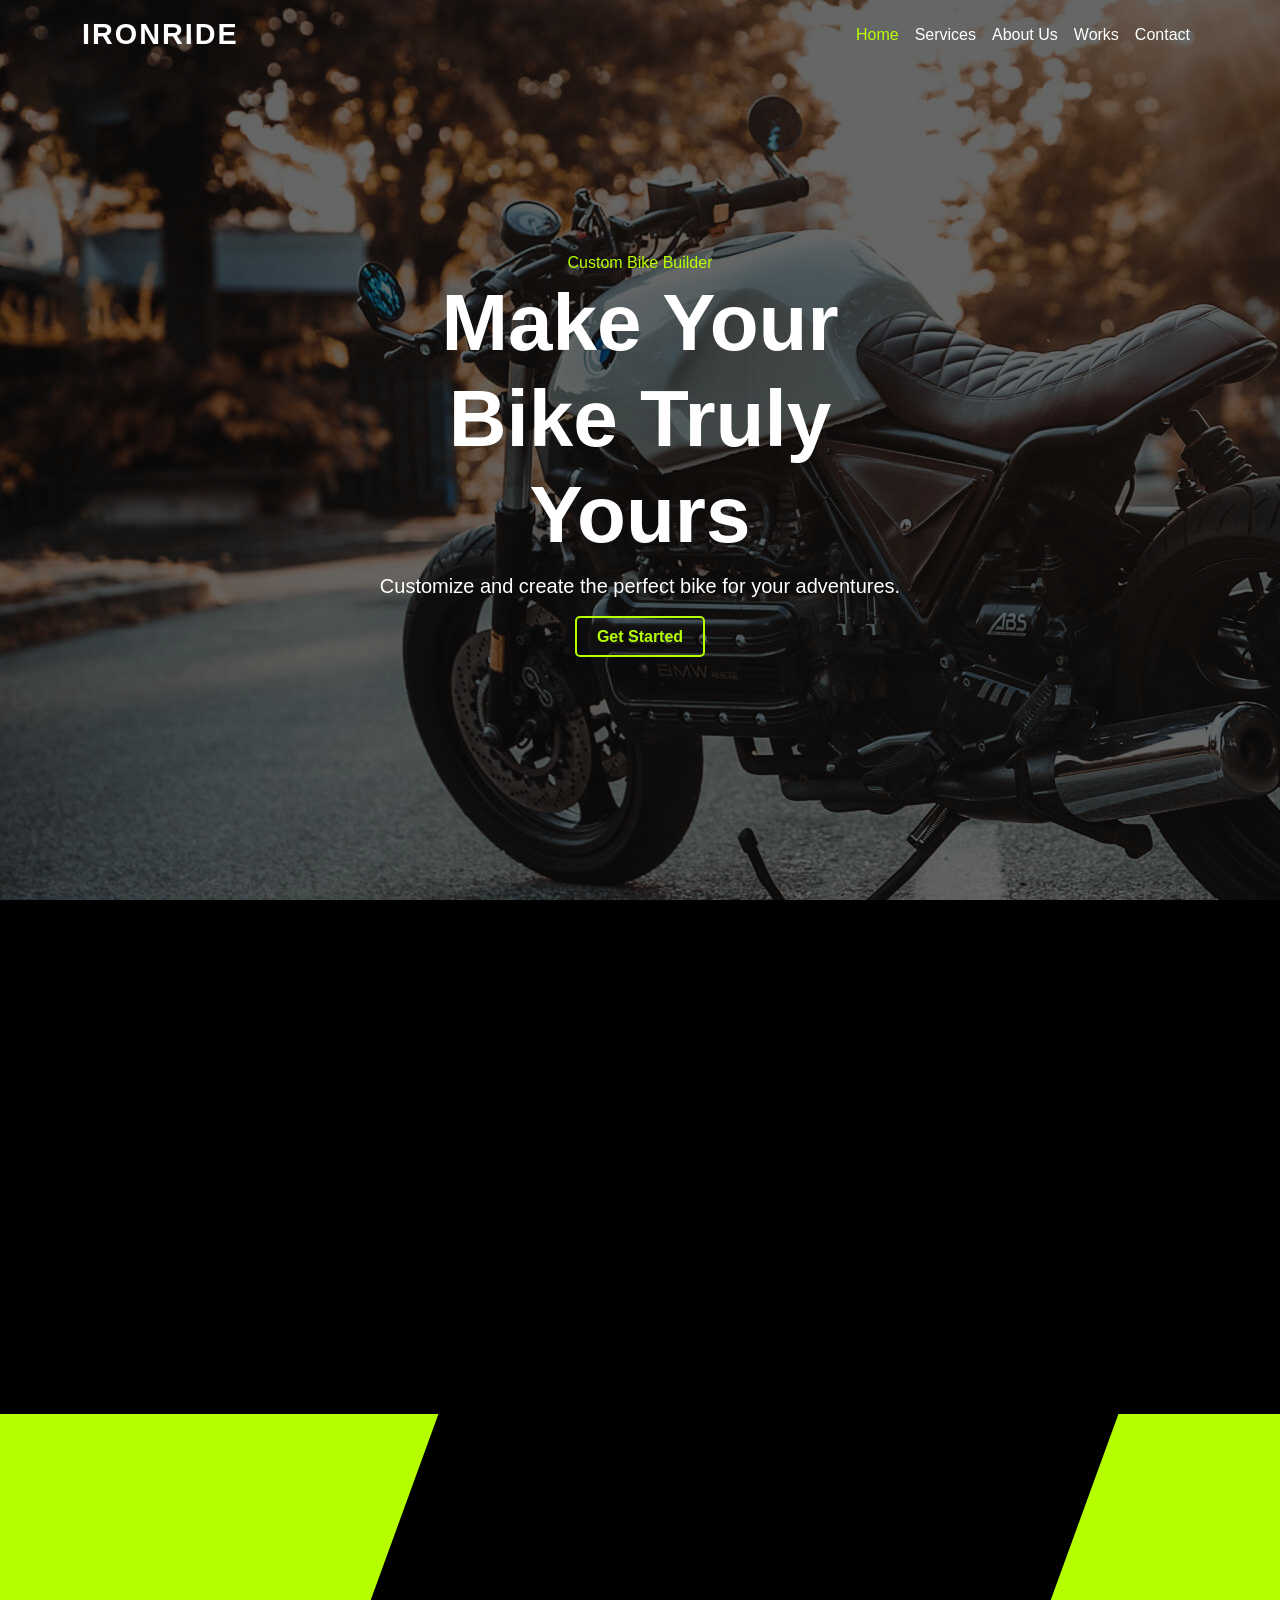
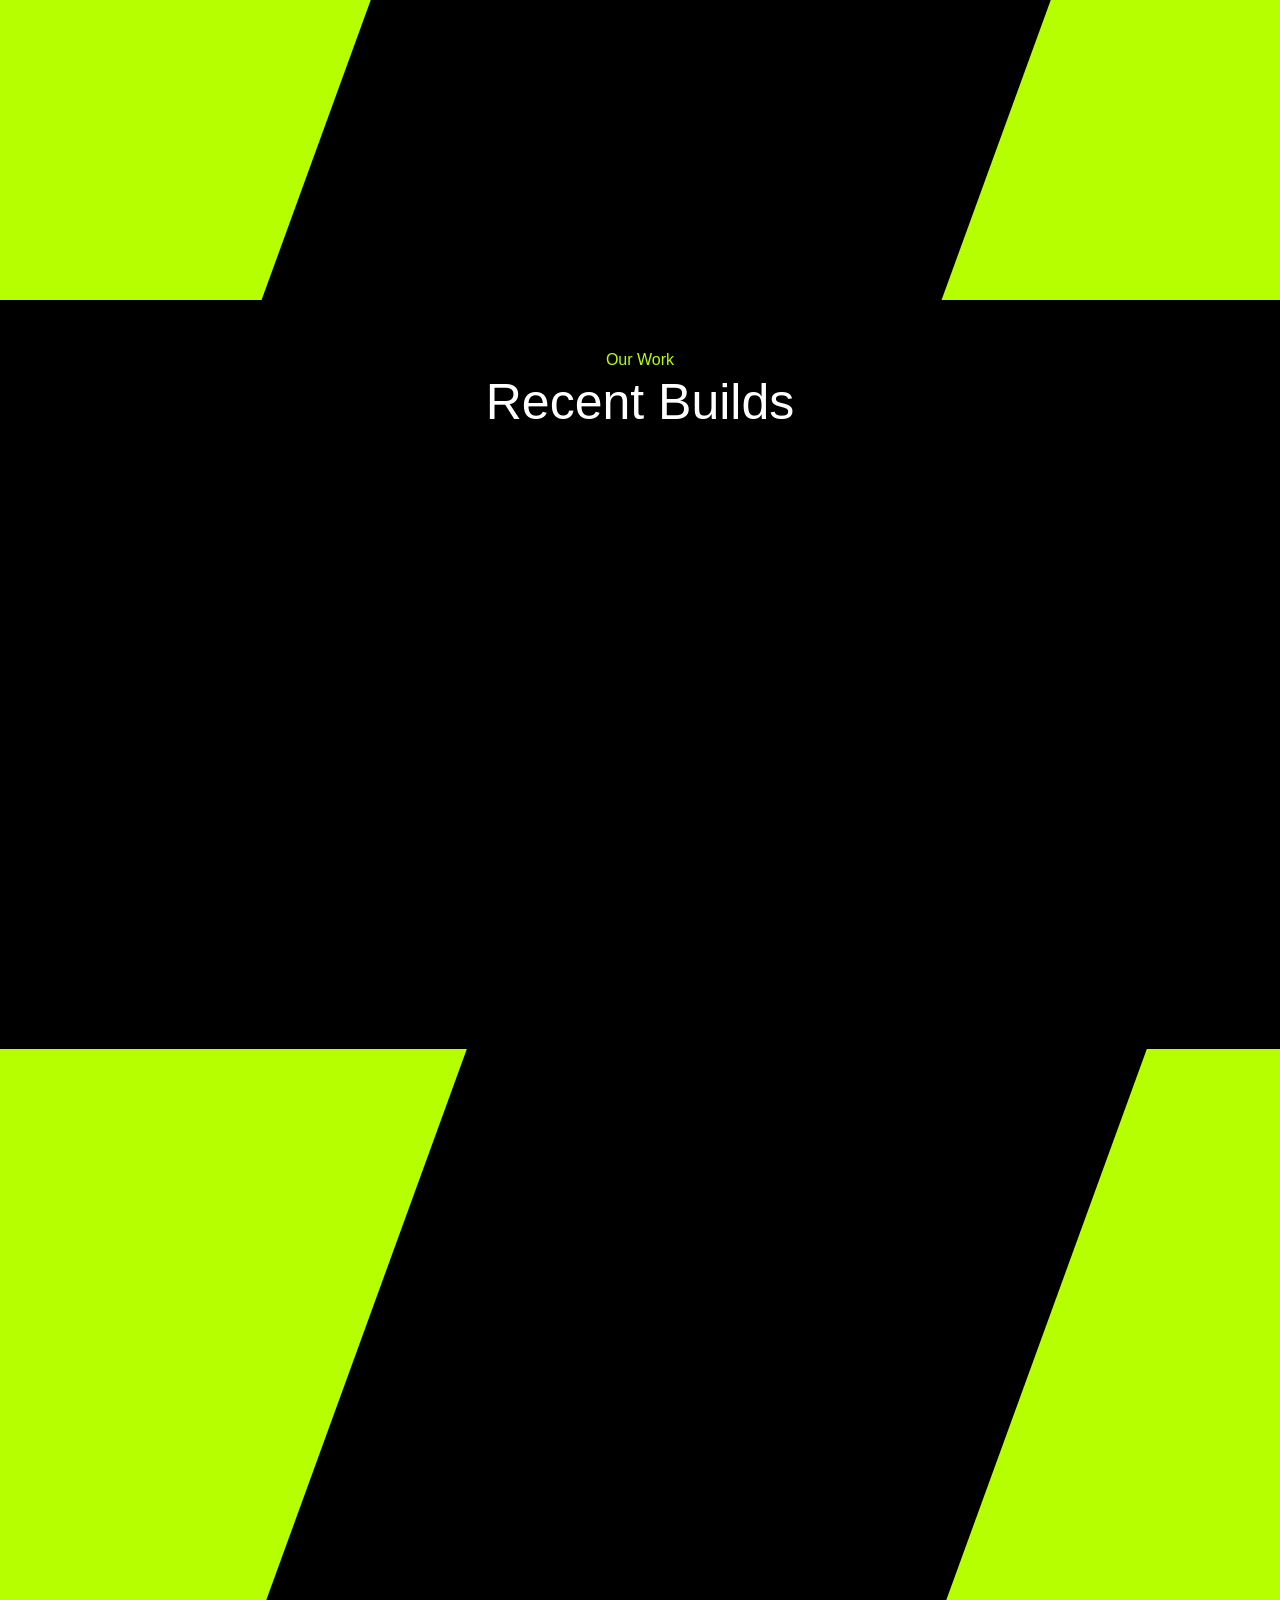
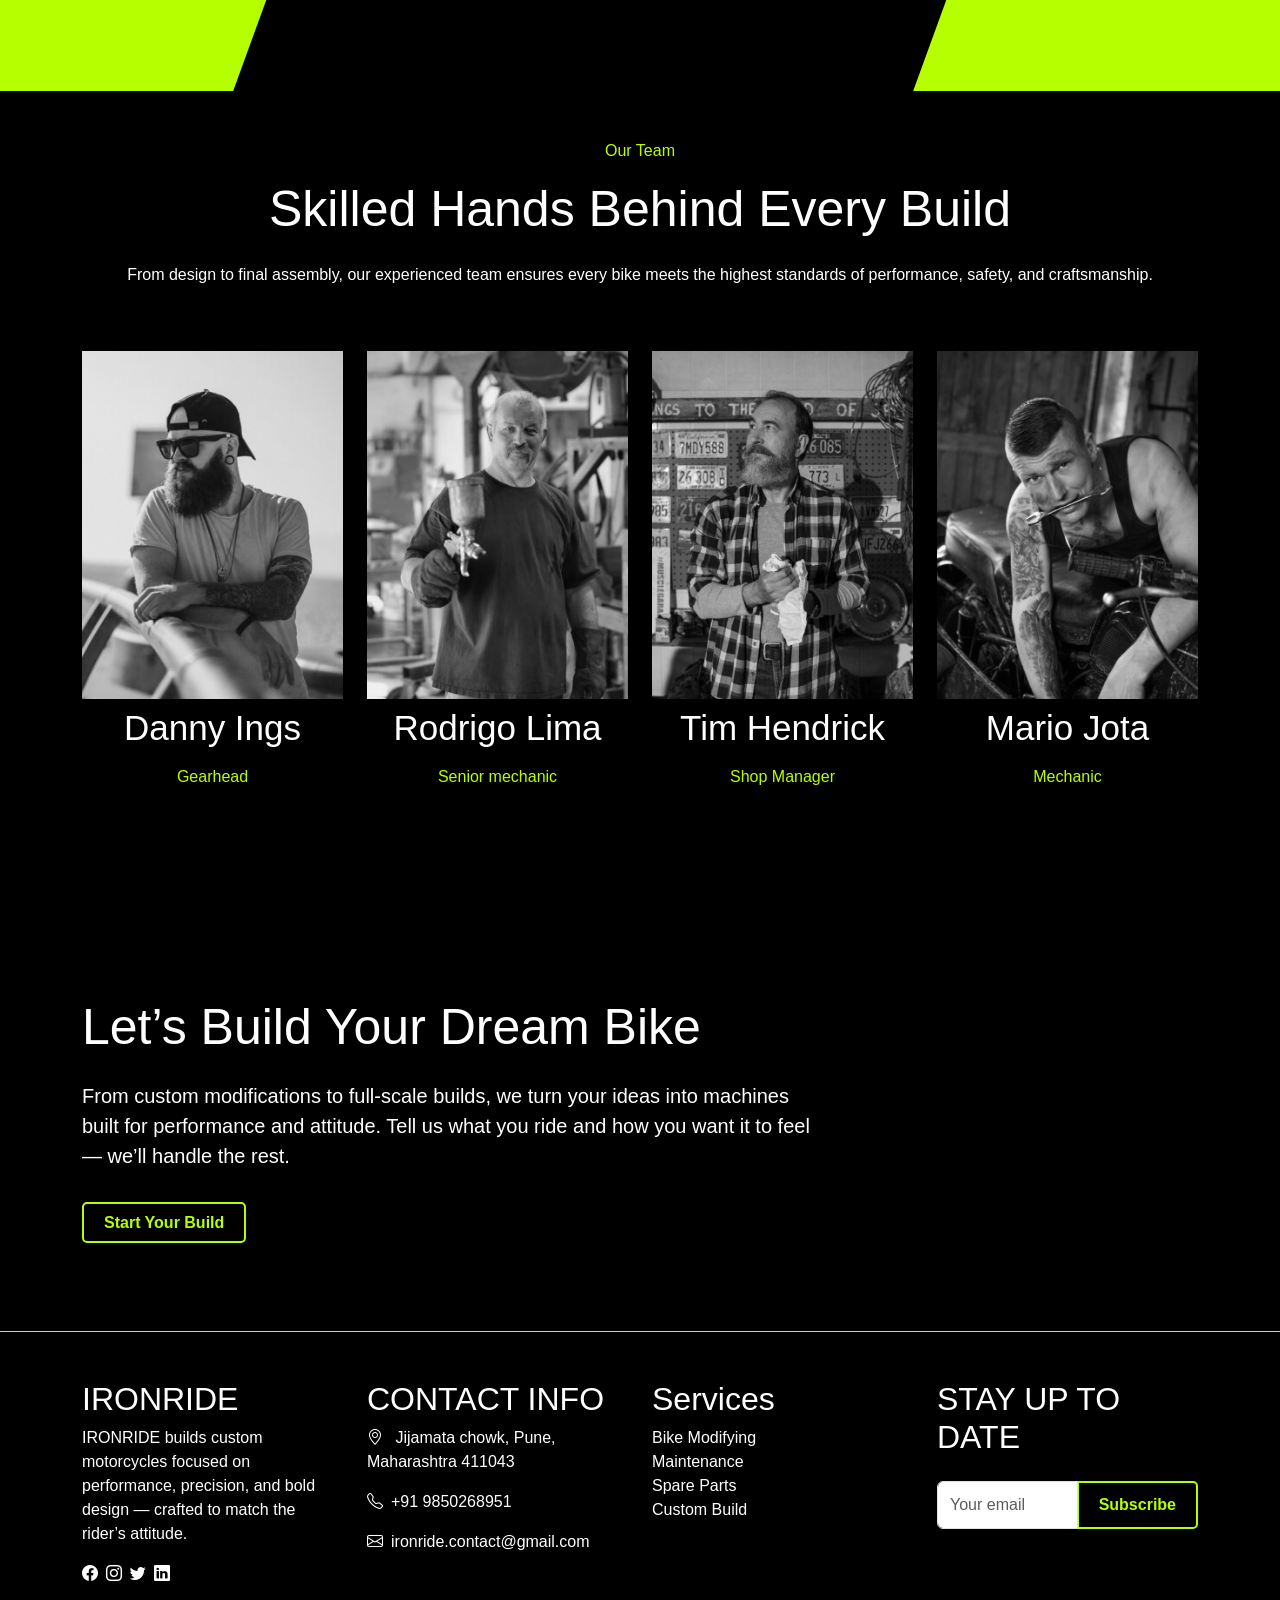
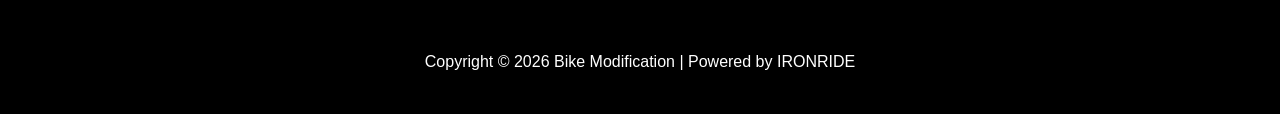
<file: index.html>
<!DOCTYPE html>
<html lang="en">

<head>
    <meta charset="UTF-8">
    <meta name="viewport" content="width=device-width, initial-scale=1.0">
    <title>IRONRIDE</title>
    <link rel="stylesheet" href="https://cdn.jsdelivr.net/npm/bootstrap@5.3.8/dist/css/bootstrap.min.css">
    <link rel="stylesheet" href="https://cdn.jsdelivr.net/npm/bootstrap-icons@1.13.1/font/bootstrap-icons.min.css">
    <link rel="icon" href="./images/illustration/S image.jpeg" type="image/x-icon">
    <link href="https://unpkg.com/aos@2.3.1/dist/aos.css" rel="stylesheet">


    <link rel="stylesheet" href="./css/style.css">
</head>

<body>
    <header class="header container-fluid">

        <nav class="navbar fixed-top navbar-expand-lg">
            <div class="container">
                <a href="./index.html" class="navbar-brand fw-bold text-white">IRONRIDE</a>
                <button class="navbar-toggler border-0" data-bs-toggle="collapse" data-bs-target="#navigationList"
                    type="button">
                    <i class="bi bi-list text-white" style="font-size: larger;"></i>
                </button>

                <div class="collapse navbar-collapse" id="navigationList">
                    <ul class="navbar-nav ms-auto">
                        <li class="nav-item"><a class="nav-link active" href="index.html">Home</a></li>
                        <li class="nav-item"><a class="nav-link" href="./services.html">Services</a></li>
                        <li class="nav-item"><a class="nav-link" href="./about.html">About Us</a></li>
                        <li class="nav-item"><a class="nav-link" href="./works.html">Works</a></li>
                        <li class="nav-item"><a class="nav-link" href="./contact.html">Contact</a></li>

                    </ul>
                </div>
            </div>
        </nav>

    </header>
    <main>
        <!--Home Hero Section -->
        <section class="hero-section d-flex align-items-center">
            <div class="container text-center" data-aos="fade-up">
                <div class="row">
                    <div class="col-lg-6 mx-auto">
                        <span class="span-elements">Custom Bike Builder</span>
                        <h1 class="fw-bold hero-heading">Make Your Bike Truly Yours</h1>
                        <p class="lead mb-4 description">Customize and create the perfect bike for your adventures.</p>
                        <a href="#" class="buttons d-inline">Get Started</a>
                    </div>
                </div>
            </div>
        </section>

        <!-- Story section -->

        <section class="container-fluid py-5">
            <section class="container">
                <div class="row">
                    <div class="col-lg-6 my-auto" data-aos="fade-right">
                        <span class="span-elements">Custom Bike Builder</span>
                        <h2 class="headings">How It All Started</h2>
                        <p class="description">What started as a small garage project quickly turned into a full-scale
                            passion for building
                            unique machines. Fueled by long nights, grease-stained hands, and an obsession for
                            perfection, our journey began with one simple goal — to build bikes that stand out on the
                            road.</p>
                        <p class="description">We don’t believe in shortcuts or mass production. Each bike is treated as
                            a personal project
                            — engineered, tested, and finished with precision. For us, bike modification isn’t just work
                            — it’s a way of life.</p>
                        <a href="./about.html" class="span-elements">Read more<i class="bi bi-caret-right-fill"></i></a>
                    </div>
                    <div class="col-lg-6 p-5" data-aos="fade-left">
                        <img src="./images/illustration/storyImage.jpg" alt="story_img" class="img-fluid">
                    </div>
                </div>
            </section>
        </section>

        <!-- Feature section -->
        <section class="feature-section container-fluid">
            <section class="container py-5">
                <div class="row">
                    <div class="bike col-md-6" data-aos="fade-right">
                        <img src="./images/illustration/bike1.png" alt="Bike Illustration" class="img-fluid">

                    </div>
                    <div class="features col-md-6" data-aos="fade-left">
                        <span class="span-elements">What We Do</span>
                        <h2 class="headings py-2">We Build Custom Bike</h2>
                        <p class="description">We design and build custom motorcycles that combine performance upgrades
                            with
                            aggressive styling and flawless craftsmanship.</p>
                        <ul class="p-0 pb-3 description">
                            <li class="f-content"><i class="bi bi-caret-right-fill list-icons pb-2"></i>Performance tuning & upgrades</li>
                            <li class="f-content"><i class="bi bi-caret-right-fill list-icons pb-2"></i>Custom bodywork & styling</li>
                            <li class="f-content"><i class="bi bi-caret-right-fill list-icons pb-2"></i>Premium parts & accessories</li>
                            <li class="f-content"><i class="bi bi-caret-right-fill list-icons pb-2"></i>Precision-built custom projects
                            </li>
                        </ul>
                        <a href="./works.html" class="buttons">Check Our Works</a>
                    </div>
                </div>
            </section>
        </section>

        <!-- Work Section -->
        <section class="container-fluid work-section">
            <section class="container text-center py-5">
                <span class="span-elements">Our Work</span>
                <h2 class="headings">Recent Builds</h2>
                <div class="row row-cols-lg-3 g-4">
                    <div class="py-4" data-aos="fade-right">
                        <img src="./images/illustration/woredBike1.jpg" alt="Worked Bike 1">
                        <h3 class="py-3">Vitae duis amet</h3>
                        <span class="span-elements">Placerat 2019 GT</span>
                    </div>
                    <div class="py-4" data-aos="fade-up">
                        <img src="./images/illustration/workedBike2.jpg" alt="Worked Bike 2">
                        <h3 class="py-3">Faucibus sed sem</h3>
                        <span class="span-elements">Pharetra vulputate 1000</span>
                    </div>
                    <div class="py-4" data-aos="fade-left">
                        <img src="./images/illustration/workedBike3.jpg" alt="Worked Bike 3">
                        <h3 class="py-3">Elit viverra eget</h3>
                        <span class="span-elements">Eget eu phasellus</span>
                    </div>
                </div>
            </section>
        </section>

        <!-- Owner section -->
        <section class="contaner-fluid owner-section py-5">
            <section class="container">
                <div class="row row-cols-md-2 g-4">
                    <div>
                        <img src="./images/illustration/ownerImage.png" alt="Owner Image" class="img-fluid ownerImage"
                            data-aos="fade-right">
                    </div>
                    <div class="my-auto pt-5 pt-md-0" data-aos="fade-left">
                        <span class="span-elements">Shop Owner</span>
                        <h2 class="headings">Matt Owen</h2>
                        <p class="description">Matt Owen is the founder and lead builder at IRONRIDE, with years of
                            hands-on experience in
                            motorcycle customization and performance engineering. What began as a personal passion for
                            machines evolved into a full-service custom bike workshop built on skill, precision, and
                            attention to detail.</p>
                        <p class="description">From concept to final assembly, Matt is closely involved in every build,
                            ensuring each
                            motorcycle meets the highest standards of performance, safety, and craftsmanship. His
                            approach combines technical expertise with a deep understanding of what riders expect from a
                            truly custom machine.</p>
                        <div class="sign pt-3">
                            <img src="./images/illustration/signature-1.svg" alt="owner signature-1" class="img-fluid">
                        </div>
                    </div>
                </div>
            </section>
        </section>

        <!-- Team section -->
        <section class="container-fluid team-section py-5">
            <section class="container text-center">
                <span class="span-elements">Our Team</span>
                <h2 class="headings py-3">Skilled Hands Behind Every Build</h2>
                <p>From design to final assembly, our experienced team ensures every bike meets the highest standards of
                    performance, safety, and craftsmanship.</p>
                <div class="row row-cols-md-2 row-cols-lg-4 g-4 py-5">
                    <div>
                        <img src="./images/illustration/member1.jpg" alt="mechanic image">
                        <h3 class="members py-2">Danny Ings</h3>
                        <span class="span-elements">Gearhead</span>
                    </div>
                    <div>
                        <img src="./images/illustration/member2.jpg" alt="mechanic image">
                        <h3 class="members py-2">Rodrigo Lima</h3>
                        <span class="span-elements">Senior mechanic</span>
                    </div>
                    <div>
                        <img src="./images/illustration/member3.jpg" alt="mechanic image">
                        <h3 class="members py-2">Tim Hendrick</h3>
                        <span class="span-elements">Shop Manager</span>
                    </div>
                    <div>
                        <img src="./images/illustration/member4.jpg" alt="mechanic image">
                        <h3 class="members py-2">Mario Jota</h3>
                        <span class="span-elements">Mechanic</span>
                    </div>
                </div>
            </section>
        </section>

        <!-- Contact section -->
        <section class="container-fluid contact-section py-5">
            <section class="container py-5">
                <h2 class="headings py-3">Let’s Build Your Dream Bike</h2>
                <p class="description pb-4 col-md-8">
                    From custom modifications to full-scale builds, we turn your ideas into machines built for
                    performance and attitude.
                    Tell us what you ride and how you want it to feel — we’ll handle the rest.
                </p>
                <a href="./contact.html" class="buttons">Start Your Build</a>

            </section>
        </section>



    </main> 
    <!-- Footer section -->
    <footer class="container-fluid footer-section">
        <section class="container">
            <div class="row row-cols-md-2 row-cols-lg-4 g-4 py-5">
                <div>
                    <h2>IRONRIDE</h2>
                    <p class="f-content">IRONRIDE builds custom motorcycles focused on performance, precision, and bold
                        design —
                        crafted to match the rider’s attitude.</p>
                    <ul class="d-flex p-0">
                        <li><i class="f-content bi bi-facebook me-2"></i></li>
                        <li><i class="f-content bi bi-instagram me-2"></i></li>
                        <li><i class="f-content bi bi-twitter me-2"></i></li>
                        <li><i class="f-content bi bi-linkedin"></i></li>
                    </ul>
                </div>
                <div>
                    <h2>CONTACT INFO</h2>
                    <p class="f-content">
                        <a href="https://maps.app.goo.gl/Vz2q4eeJprRgpzit6" target="_blank">
                            <i class="bi bi-geo-alt pe-2"></i>
                            Jijamata chowk, Pune, Maharashtra 411043
                        </a>
                    </p>

                    <p class="f-content"><a href="tel:+919850268951"><i class="bi bi-telephone pe-2"></i>+91
                            9850268951</a></p>
                    <p class="f-content"><a href="mailto:ironride.contact@gmail.com"><i
                                class="bi bi-envelope pe-2"></i>ironride.contact@gmail.com</a>
                    </p>
                </div>
                <div>
                    <h2>Services</h2>
                    <ul class="p-0">
                        <li><a href="./services.html#bikeModification" class="f-content">Bike Modifying</a></li>
                        <li><a href="./services.html#maintainance" class="f-content">Maintenance</a></li>
                        <li><a href="./services.html#spareParts" class="f-content">Spare Parts</a></li>
                        <li><a href="./services.html#customBuild" class="f-content">Custom Build</a></li>
                    </ul>
                </div>
                <div>
                    <h2 class="pb-3">STAY UP TO DATE</h2>
                    <form action="">
                        <div class="input-group mb-3">
                            <input type="text" class="form-control" placeholder="Your email">
                            <span class="input-group-text buttons">Subscribe</span>
                        </div>
                    </form>
                </div>
            </div>
            <div class="text-center pb-4">
                <p>Copyright &copy; 2026 Bike Modification | Powered by IRONRIDE</p>
            </div>
        </section>
    </footer>

    <script src="https://cdn.jsdelivr.net/npm/bootstrap@5.3.8/dist/js/bootstrap.bundle.min.js"></script>
    <script src="./js/script.js"></script>
    <script src="https://unpkg.com/aos@2.3.1/dist/aos.js"></script>
    <script>
        AOS.init();
    </script>
</body>

</html>
</file>
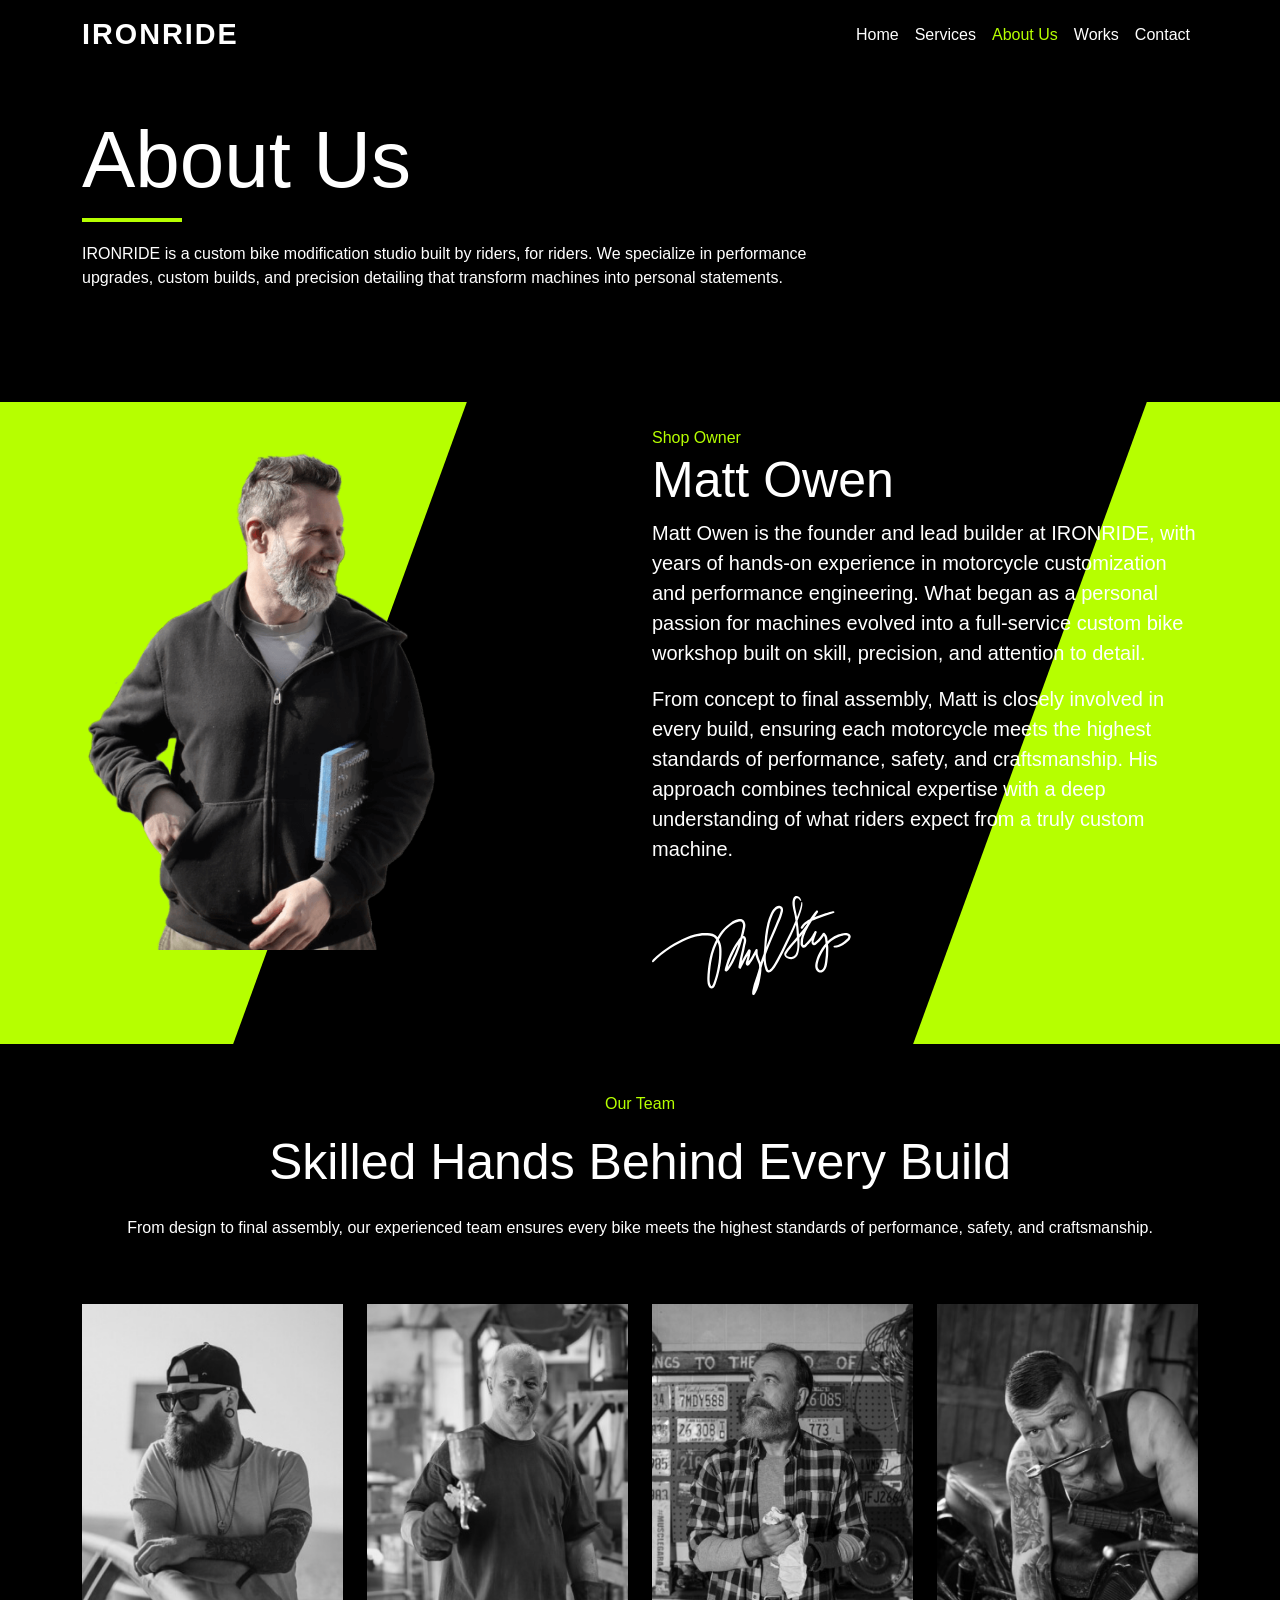
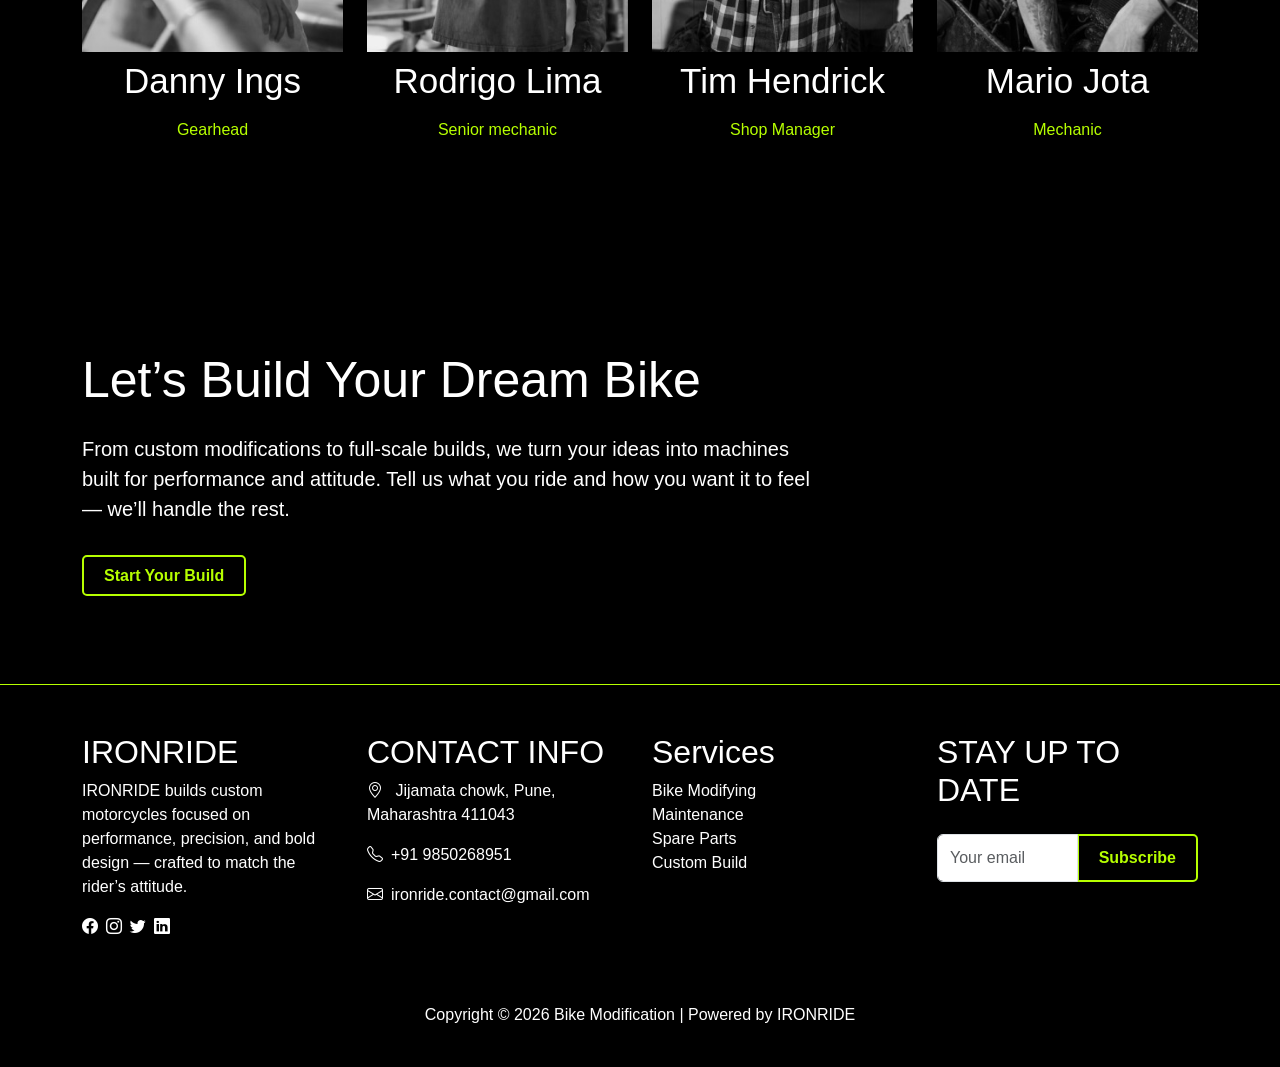
<file: about.html>
<!DOCTYPE html>
<html lang="en">

<head>
    <meta charset="UTF-8">
    <meta name="viewport" content="width=device-width, initial-scale=1.0">
    <title>IRONRIDE - About Us</title>
    <link rel="stylesheet" href="https://cdn.jsdelivr.net/npm/bootstrap@5.3.8/dist/css/bootstrap.min.css">
    <link rel="stylesheet" href="https://cdn.jsdelivr.net/npm/bootstrap-icons@1.13.1/font/bootstrap-icons.min.css">
    <link rel="icon" href="./images/illustration/S image.jpeg" type="image/x-icon">
    <link href="https://unpkg.com/aos@2.3.1/dist/aos.css" rel="stylesheet">
    <link rel="stylesheet" href="./css/style.css">
</head>

<body>
    <header class="header container-fluid">

        <nav class="navbar fixed-top navbar-expand-lg">
            <div class="container">
                <a href="./index.html" class="navbar-brand fw-bold text-white">IRONRIDE</a>
                <button class="navbar-toggler border-0" data-bs-toggle="collapse" data-bs-target="#navigationList"
                    type="button">
                    <i class="bi bi-list text-white" style="font-size: larger;"></i>
                </button>

                <div class="collapse navbar-collapse" id="navigationList">
                    <ul class="navbar-nav ms-auto">
                        <li class="nav-item"><a class="nav-link text" href="index.html">Home</a></li>
                        <li class="nav-item"><a class="nav-link text" href="./services.html">Services</a></li>
                        <li class="nav-item"><a class="nav-link text active" href="./about.html">About Us</a></li>
                        <li class="nav-item"><a class="nav-link text" href="./works.html">Works</a></li>
                        <li class="nav-item"><a class="nav-link text" href="./contact.html">Contact</a></li>

                    </ul>
                </div>
            </div>
        </nav>

    </header>
    <main>

        <!-- About Hero section -->
        <section class="container-fluid py-5">
            <section class="container py-lg-5" data-aos="fade-up">
                <h2 class="hero-heading pt-3">About Us</h2>
                <div class="underline"></div>
                <p class="col-lg-8">IRONRIDE is a custom bike modification studio built by riders, for riders.
                    We specialize in performance upgrades, custom builds, and precision detailing
                    that transform machines into personal statements.</p>

            </section>
        </section>

        <!-- Owner section -->
        <section class="contaner-fluid owner-section py-5">
            <section class="container">
                <div class="row row-cols-md-2 g-4">
                    <div>
                        <img src="./images/illustration/ownerImage.png" alt="Owner Image" class="img-fluid ownerImage"
                            data-aos="fade-right">
                    </div>
                    <div class="my-auto pt-5 pt-md-0" data-aos="fade-left">
                        <span class="span-elements">Shop Owner</span>
                        <h2 class="headings">Matt Owen</h2>
                        <p class="description">Matt Owen is the founder and lead builder at IRONRIDE, with years of
                            hands-on experience in
                            motorcycle customization and performance engineering. What began as a personal passion for
                            machines evolved into a full-service custom bike workshop built on skill, precision, and
                            attention to detail.</p>
                        <p class="description">From concept to final assembly, Matt is closely involved in every build,
                            ensuring each
                            motorcycle meets the highest standards of performance, safety, and craftsmanship. His
                            approach combines technical expertise with a deep understanding of what riders expect from a
                            truly custom machine.</p>
                        <div class="sign pt-3">
                            <img src="./images/illustration/signature-1.svg" alt="owner signature-1" class="img-fluid">
                        </div>
                    </div>
                </div>
            </section>
        </section>

        <!-- Team section -->
        <section class="container-fluid team-section py-5">
            <section class="container text-center">
                <span class="span-elements">Our Team</span>
                <h2 class="headings py-3">Skilled Hands Behind Every Build</h2>
                <p>From design to final assembly, our experienced team ensures every bike meets the highest standards of
                    performance, safety, and craftsmanship.</p>
                <div class="row row-cols-md-2 row-cols-lg-4 g-4 py-5">
                    <div>
                        <img src="./images/illustration/member1.jpg" alt="mechanic image">
                        <h3 class="members py-2">Danny Ings</h3>
                        <span class="span-elements">Gearhead</span>
                    </div>
                    <div>
                        <img src="./images/illustration/member2.jpg" alt="mechanic image">
                        <h3 class="members py-2">Rodrigo Lima</h3>
                        <span class="span-elements">Senior mechanic</span>
                    </div>
                    <div>
                        <img src="./images/illustration/member3.jpg" alt="mechanic image">
                        <h3 class="members py-2">Tim Hendrick</h3>
                        <span class="span-elements">Shop Manager</span>
                    </div>
                    <div>
                        <img src="./images/illustration/member4.jpg" alt="mechanic image">
                        <h3 class="members py-2">Mario Jota</h3>
                        <span class="span-elements">Mechanic</span>
                    </div>
                </div>
            </section>
        </section>

        <!-- Contact section -->
        <section class="container-fluid contact-section py-5">
            <section class="container py-5">
                <h2 class="headings py-3">Let’s Build Your Dream Bike</h2>
                <p class="description pb-4 col-md-8">
                    From custom modifications to full-scale builds, we turn your ideas into machines built for
                    performance and attitude.
                    Tell us what you ride and how you want it to feel — we’ll handle the rest.
                </p>
                <a href="./contact.html" class="buttons">Start Your Build</a>

            </section>
        </section>

    </main>

     <!-- Footer section -->
    <footer class="container-fluid footer-section">
        <section class="container">
            <div class="row row-cols-md-2 row-cols-lg-4 g-4 py-5">
                <div>
                    <h2>IRONRIDE</h2>
                    <p class="f-content">IRONRIDE builds custom motorcycles focused on performance, precision, and bold
                        design —
                        crafted to match the rider’s attitude.</p>
                    <ul class="d-flex p-0">
                        <li><i class="f-content bi bi-facebook me-2"></i></li>
                        <li><i class="f-content bi bi-instagram me-2"></i></li>
                        <li><i class="f-content bi bi-twitter me-2"></i></li>
                        <li><i class="f-content bi bi-linkedin"></i></li>
                    </ul>
                </div>
                <div>
                    <h2>CONTACT INFO</h2>
                    <p class="f-content">
                        <a href="https://maps.app.goo.gl/Vz2q4eeJprRgpzit6" target="_blank">
                            <i class="bi bi-geo-alt pe-2"></i>
                            Jijamata chowk, Pune, Maharashtra 411043
                        </a>
                    </p>

                    <p class="f-content"><a href="tel:+919850268951"><i class="bi bi-telephone pe-2"></i>+91
                            9850268951</a></p>
                    <p class="f-content"><a href="mailto:ironride.contact@gmail.com"><i
                                class="bi bi-envelope pe-2"></i>ironride.contact@gmail.com</a>
                    </p>
                </div>
                <div>
                    <h2>Services</h2>
                    <ul class="p-0">
                        <li><a href="./services.html#bikeModification" class="f-content">Bike Modifying</a></li>
                        <li><a href="./services.html#maintainance" class="f-content">Maintenance</a></li>
                        <li><a href="./services.html#spareParts" class="f-content">Spare Parts</a></li>
                        <li><a href="./services.html#customBuild" class="f-content">Custom Build</a></li>
                    </ul>
                </div>
                <div>
                    <h2 class="pb-3">STAY UP TO DATE</h2>
                    <form action="">
                        <div class="input-group mb-3">
                            <input type="text" class="form-control" placeholder="Your email">
                            <span class="input-group-text buttons">Subscribe</span>
                        </div>
                    </form>
                </div>
            </div>
            <div class="text-center pb-4">
                <p>Copyright &copy; 2026 Bike Modification | Powered by IRONRIDE</p>
            </div>
        </section>
    </footer>


    <script src="https://cdn.jsdelivr.net/npm/bootstrap@5.3.8/dist/js/bootstrap.bundle.min.js"></script>
    <script src="./js/script.js"></script>
    <script src="https://unpkg.com/aos@2.3.1/dist/aos.js"></script>
    <script>
        AOS.init();
    </script>
</body>

</html>
</file>
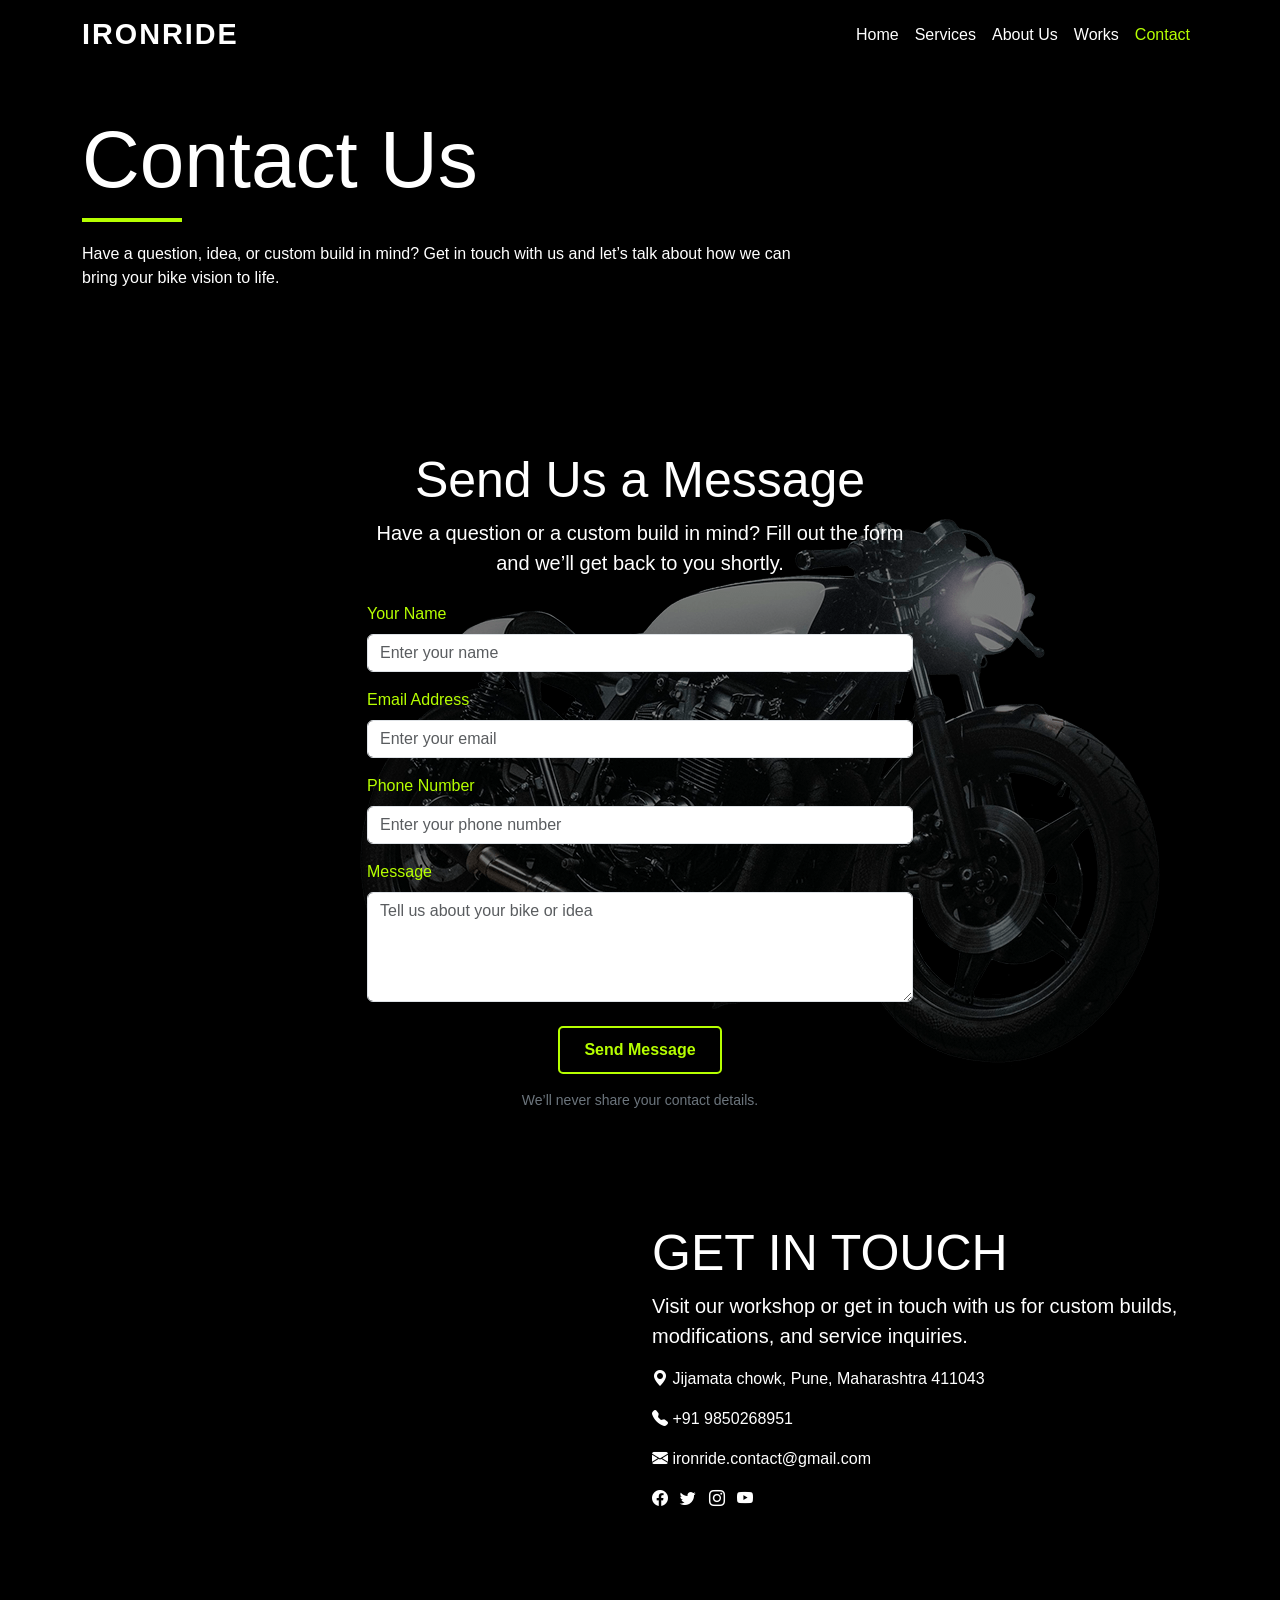
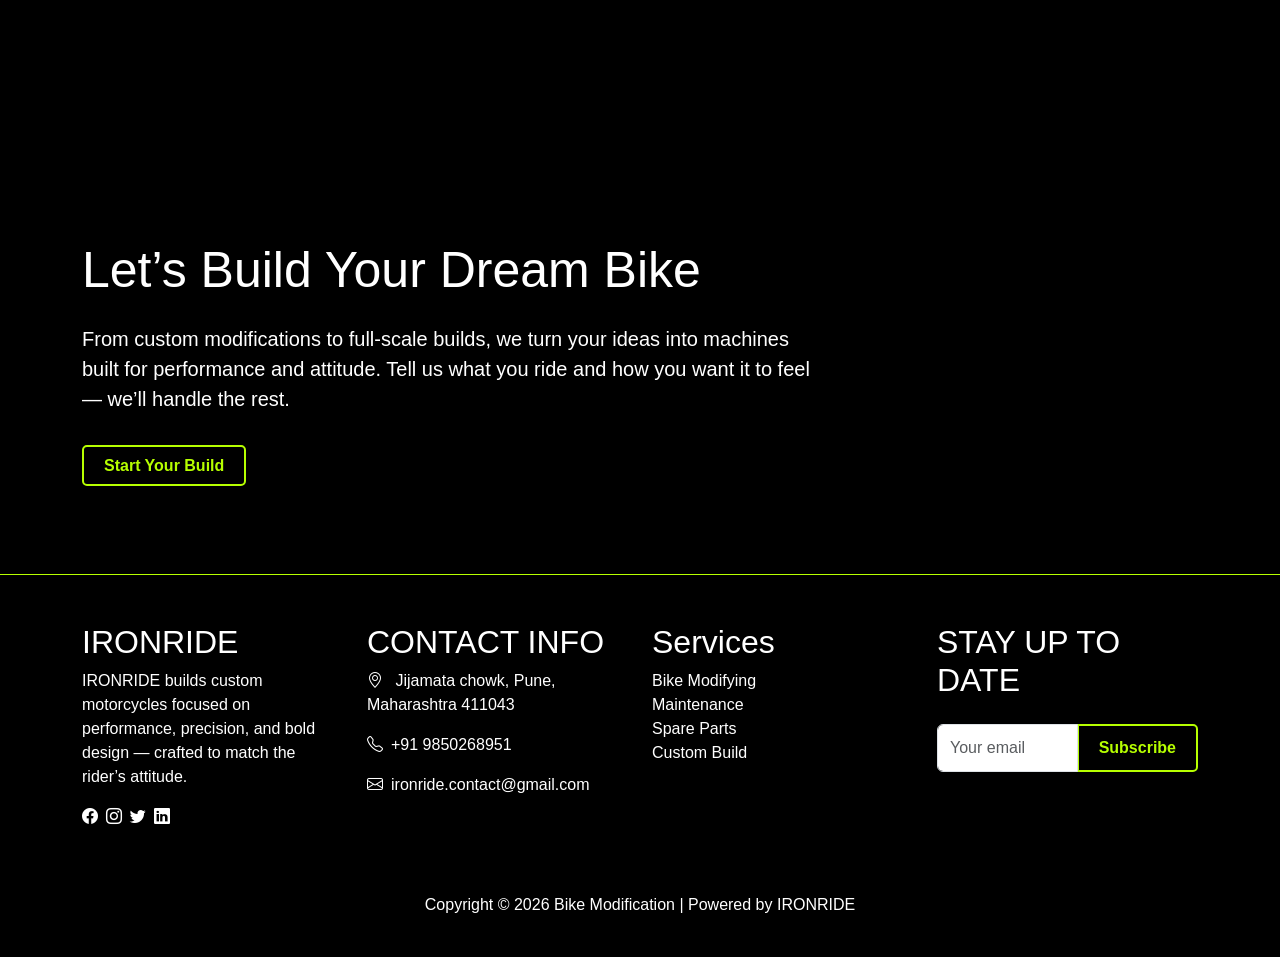
<file: contact.html>
<!DOCTYPE html>
<html lang="en">

<head>
    <meta charset="UTF-8">
    <meta name="viewport" content="width=device-width, initial-scale=1.0">
    <title>IRONRIDE - Contact Us</title>
    <link rel="stylesheet" href="https://cdn.jsdelivr.net/npm/bootstrap@5.3.8/dist/css/bootstrap.min.css">
    <link rel="stylesheet" href="https://cdn.jsdelivr.net/npm/bootstrap-icons@1.13.1/font/bootstrap-icons.min.css">
    <link rel="icon" href="./images/illustration/S image.jpeg" type="image/x-icon">
    <link href="https://unpkg.com/aos@2.3.1/dist/aos.css" rel="stylesheet">
    <link rel="stylesheet" href="./css/style.css">
</head>

<body>
    <header class="header container-fluid">

        <nav class="navbar fixed-top navbar-expand-lg">
            <div class="container">
                <a href="./index.html" class="navbar-brand fw-bold text-white">IRONRIDE</a>
                <button class="navbar-toggler border-0" data-bs-toggle="collapse" data-bs-target="#navigationList"
                    type="button">
                    <i class="bi bi-list text-white" style="font-size: larger;"></i>
                </button>

                <div class="collapse navbar-collapse" id="navigationList">
                    <ul class="navbar-nav ms-auto">
                        <li class="nav-item"><a class="nav-link" href="index.html">Home</a></li>
                        <li class="nav-item"><a class="nav-link" href="./services.html">Services</a></li>
                        <li class="nav-item"><a class="nav-link" href="./about.html">About Us</a></li>
                        <li class="nav-item"><a class="nav-link" href="./works.html">Works</a></li>
                        <li class="nav-item"><a class="nav-link active" href="./contact.html">Contact</a></li>

                    </ul>
                </div>
            </div>
        </nav>

    </header>

    <main>
        <!-- Contact Hero section -->
        <section class="container-fluid py-5">
            <section class="container py-lg-5" data-aos="fade-up">
                <h2 class="hero-heading pt-3">Contact Us</h2>
                <div class="underline"></div>
                <p class="col-lg-8">Have a question, idea, or custom build in mind?
                    Get in touch with us and let’s talk about how we can bring your bike vision to life.</p>

            </section>
        </section>

        <!-- Contact Form -->
        <section class="container-fluid py-5 contact-form">
            <section class="container" data-aos="fade-up">
                <div class="row justify-content-center">
                    <div class="col-md-8 col-lg-6">

                        <h2 class="headings mb-2 text-center">Send Us a Message</h2>
                        <p class="description mb-4 text-center">
                            Have a question or a custom build in mind? Fill out the form and we’ll get back to you
                            shortly.
                        </p>

                        <form action="#" method="post">

                            <div class="mb-3">
                                <label class="form-label span-elements">Your Name</label>
                                <input type="text" name="uname" class="form-control" placeholder="Enter your name"
                                    required>
                            </div>

                            <div class="mb-3">
                                <label class="form-label span-elements">Email Address</label>
                                <input type="email" name="email" class="form-control" placeholder="Enter your email"
                                    required>
                            </div>

                            <div class="mb-3">
                                <label class="form-label span-elements">Phone Number</label>
                                <input type="tel" name="phone" class="form-control"
                                    placeholder="Enter your phone number">
                            </div>

                            <div class="mb-4">
                                <label class="form-label span-elements">Message</label>
                                <textarea name="message" class="form-control" rows="4"
                                    placeholder="Tell us about your bike or idea"></textarea>
                            </div>

                            <div class="text-center">
                                <button type="submit" class="buttons px-4">
                                    Send Message
                                </button>
                            </div>

                            <p class="text-center mt-3 small text-secondary">
                                We’ll never share your contact details.
                            </p>

                        </form>
                    </div>
                </div>
            </section>
        </section>

        <!-- Contact by location -->
        <section class="container-fluid">
            <section class="container">
                <div class="row row-cols-lg-2 g-4 py-5">
                    <div>
                        <iframe
                            src="https://www.google.com/maps/embed?pb=!1m18!1m12!1m3!1d626.9683283271947!2d73.86031873317123!3d18.46414493582662!2m3!1f0!2f0!3f0!3m2!1i1024!2i768!4f13.1!3m3!1m2!1s0x3bc2eabed97f6f71%3A0xc3b9f3d98890d07a!2s22%2F1%2F24%2C%20Vivek%20Nagar%2C%20Balaji%20Nagar%2C%20Pune%2C%20Maharashtra%20411043!5e0!3m2!1sen!2sin!4v1768584918335!5m2!1sen!2sin"
                            width="600" height="450" style="border:0;" allowfullscreen="" loading="lazy"
                            referrerpolicy="no-referrer-when-downgrade"></iframe>
                    </div>
                    <div>
                        <h2 class="headings">GET IN TOUCH</h2>
                        <p class="description">
                            Visit our workshop or get in touch with us for custom builds,
                            modifications, and service inquiries.
                        </p>

                        <ul class="contact-details p-0">
                            <li class="mb-3 f-content"><a href="https://maps.app.goo.gl/Vz2q4eeJprRgpzit6"><i class="bi bi-geo-alt-fill"></i> Jijamata chowk, Pune, Maharashtra 411043</a></li>
                            <li class="mb-3 f-content"><a href="tel:+919850268951"><i class="bi bi-telephone-fill"></i> +91 9850268951</a></li>
                            <li class="mb-3 f-content"><a href="mailto:ironride.contact@gmail.com"><i class="bi bi-envelope-fill"></i> ironride.contact@gmail.com</a></li>
                        </ul>

                        <div class="social-icons">
                            <i class="f-content bi bi-facebook me-2"></i>
                            <i class="f-content bi bi-twitter me-2"></i>
                            <i class="f-content bi bi-instagram me-2"></i>
                            <i class="f-content bi bi-youtube"></i>
                        </div>
                    </div>
                </div>
            </section>
        </section>

        <!-- Contact section -->
        <section class="container-fluid contact-section py-5">
            <section class="container py-5">
                <h2 class="headings py-3">Let’s Build Your Dream Bike</h2>
                <p class="description pb-4 col-md-8">
                    From custom modifications to full-scale builds, we turn your ideas into machines built for
                    performance and attitude.
                    Tell us what you ride and how you want it to feel — we’ll handle the rest.
                </p>
                <a href="./contact.html" class="buttons">Start Your Build</a>

            </section>
        </section>
    </main>


    <!-- Footer section -->
    <footer class="container-fluid footer-section">
        <section class="container">
            <div class="row row-cols-md-2 row-cols-lg-4 g-4 py-5">
                <div>
                    <h2>IRONRIDE</h2>
                    <p class="f-content">IRONRIDE builds custom motorcycles focused on performance, precision, and bold
                        design —
                        crafted to match the rider’s attitude.</p>
                    <ul class="d-flex p-0">
                        <li><i class="f-content bi bi-facebook me-2"></i></li>
                        <li><i class="f-content bi bi-instagram me-2"></i></li>
                        <li><i class="f-content bi bi-twitter me-2"></i></li>
                        <li><i class="f-content bi bi-linkedin"></i></li>
                    </ul>
                </div>
                <div>
                    <h2>CONTACT INFO</h2>
                    <p class="f-content">
                        <a href="https://maps.app.goo.gl/Vz2q4eeJprRgpzit6" target="_blank">
                            <i class="bi bi-geo-alt pe-2"></i>
                            Jijamata chowk, Pune, Maharashtra 411043
                        </a>
                    </p>

                    <p class="f-content"><a href="tel:+919850268951"><i class="bi bi-telephone pe-2"></i>+91
                            9850268951</a></p>
                    <p class="f-content"><a href="mailto:ironride.contact@gmail.com"><i
                                class="bi bi-envelope pe-2"></i>ironride.contact@gmail.com</a>
                    </p>
                </div>
                <div>
                    <h2>Services</h2>
                    <ul class="p-0">
                        <li><a href="./services.html#bikeModification" class="f-content">Bike Modifying</a></li>
                        <li><a href="./services.html#maintainance" class="f-content">Maintenance</a></li>
                        <li><a href="./services.html#spareParts" class="f-content">Spare Parts</a></li>
                        <li><a href="./services.html#customBuild" class="f-content">Custom Build</a></li>
                    </ul>
                </div>
                <div>
                    <h2 class="pb-3">STAY UP TO DATE</h2>
                    <form action="">
                        <div class="input-group mb-3">
                            <input type="text" class="form-control" placeholder="Your email">
                            <span class="input-group-text buttons">Subscribe</span>
                        </div>
                    </form>
                </div>
            </div>
            <div class="text-center pb-4">
                <p>Copyright &copy; 2026 Bike Modification | Powered by IRONRIDE</p>
            </div>
        </section>
    </footer>

    <script src="https://cdn.jsdelivr.net/npm/bootstrap@5.3.8/dist/js/bootstrap.bundle.min.js"></script>
    <script src="./js/script.js"></script>
    <script src="https://unpkg.com/aos@2.3.1/dist/aos.js"></script>
    <script>
        AOS.init();
    </script>
</body>

</html>
</file>
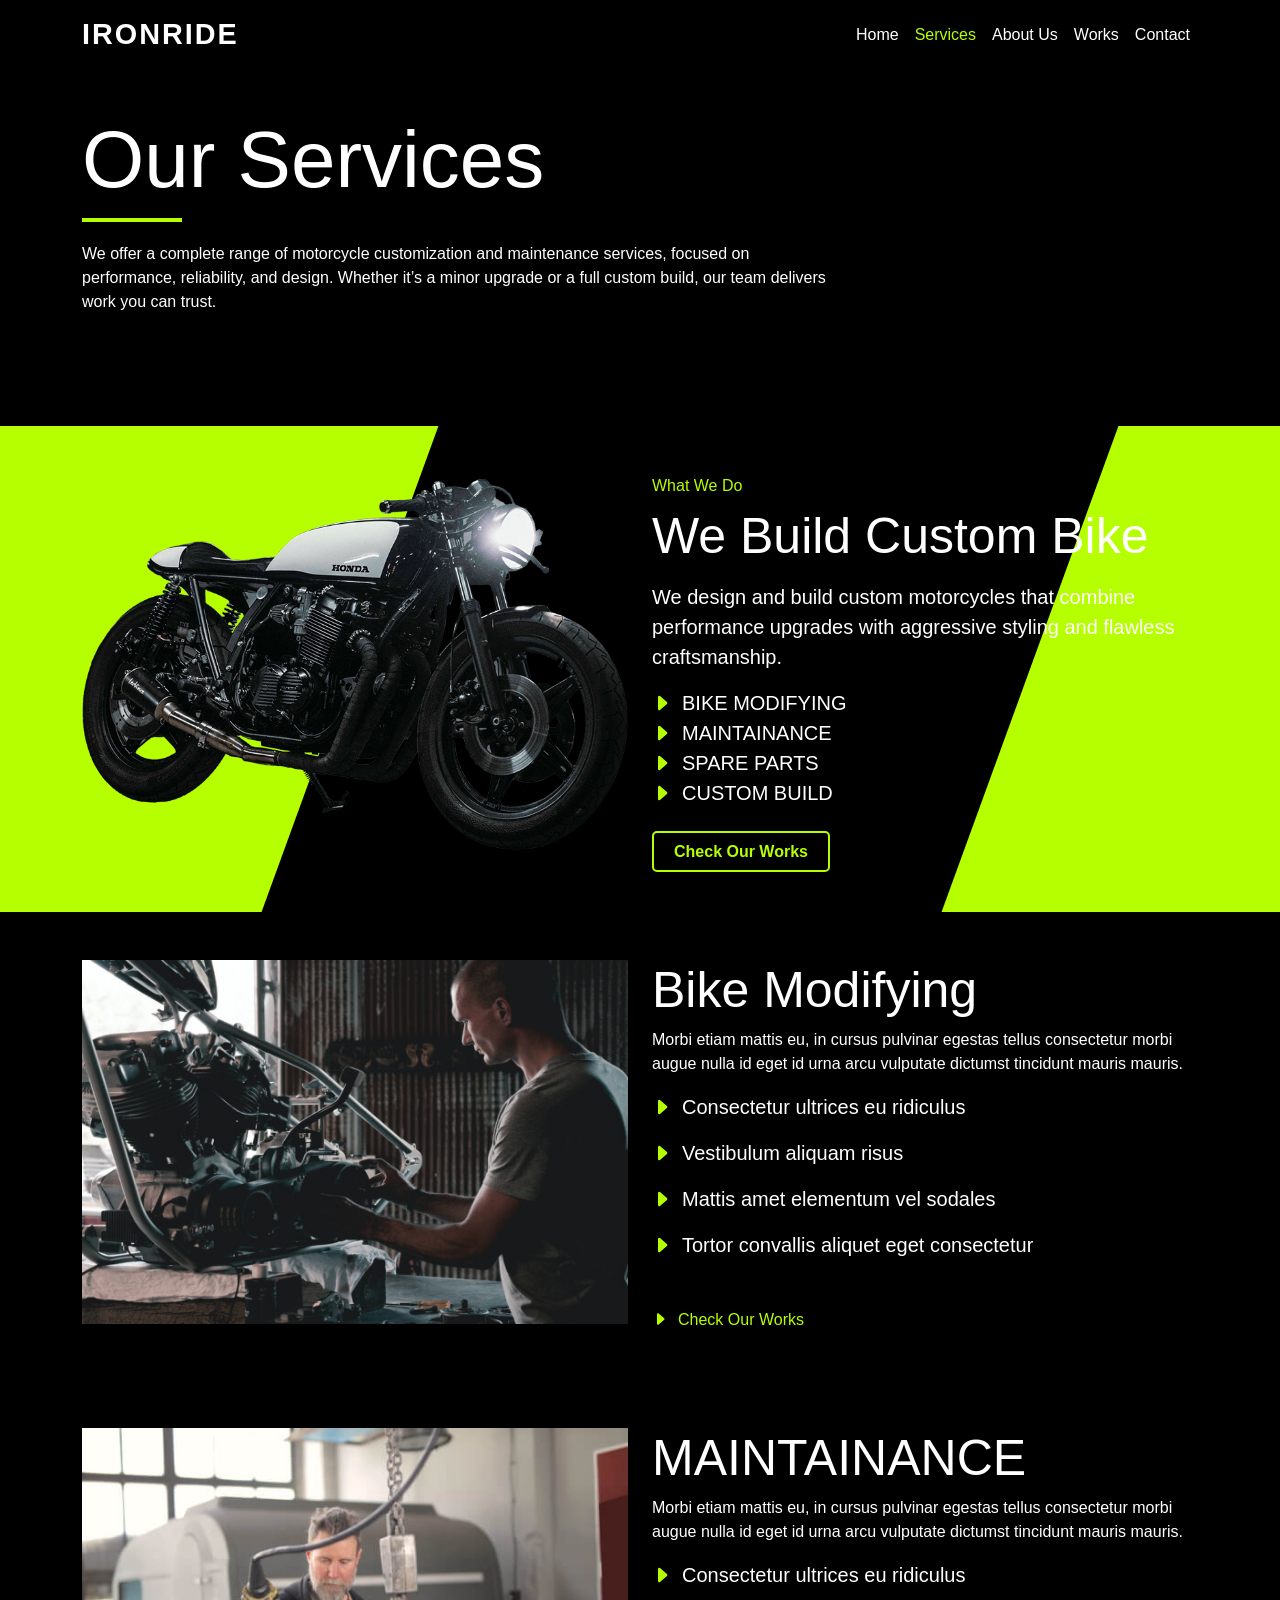
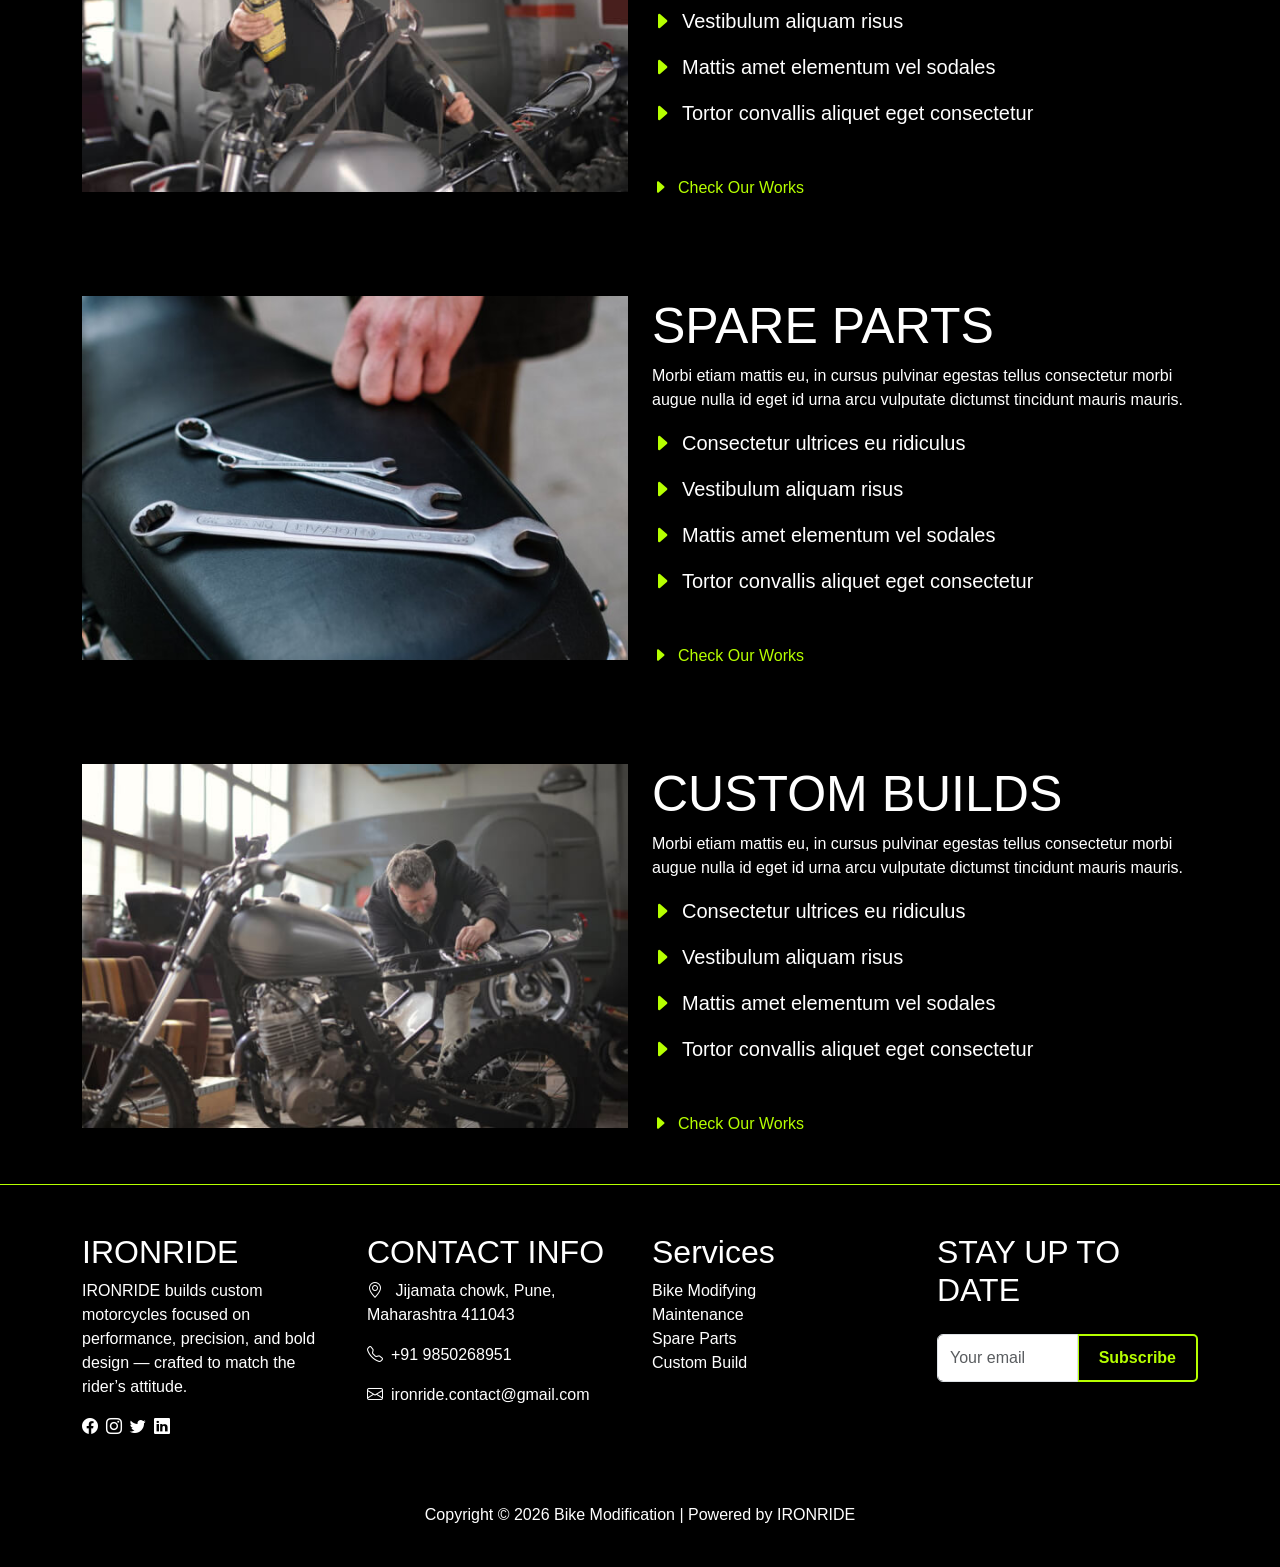
<file: services.html>
<!DOCTYPE html>
<html lang="en">

<head>
    <meta charset="UTF-8">
    <meta name="viewport" content="width=device-width, initial-scale=1.0">
    <title>IRONRIDE - Services</title>
    <link rel="stylesheet" href="https://cdn.jsdelivr.net/npm/bootstrap@5.3.8/dist/css/bootstrap.min.css">
    <link rel="stylesheet" href="https://cdn.jsdelivr.net/npm/bootstrap-icons@1.13.1/font/bootstrap-icons.min.css">
    <link rel="icon" href="./images/illustration/S image.jpeg" type="image/x-icon">
    <link href="https://unpkg.com/aos@2.3.1/dist/aos.css" rel="stylesheet">
    <link rel="stylesheet" href="./css/style.css">
</head>

<body>

    <!-- Header navbar -->
    <header class="header container-fluid">

        <nav class="navbar fixed-top navbar-expand-lg">
            <div class="container">
                <a href="./index.html" class="navbar-brand fw-bold text-white">IRONRIDE</a>
                <button class="navbar-toggler border-0" data-bs-toggle="collapse" data-bs-target="#navigationList"
                    type="button">
                    <i class="bi bi-list text-white" style="font-size: larger;"></i>
                </button>

                <div class="collapse navbar-collapse" id="navigationList">
                    <ul class="navbar-nav ms-auto">
                        <li class="nav-item"><a class="nav-link" href="index.html">Home</a></li>
                        <li class="nav-item"><a class="nav-link active" href="./services.html">Services</a></li>
                        <li class="nav-item"><a class="nav-link" href="./about.html">About Us</a></li>
                        <li class="nav-item"><a class="nav-link" href="./works.html">Works</a></li>
                        <li class="nav-item"><a class="nav-link" href="./contact.html">Contact</a></li>

                    </ul>
                </div>
            </div>
        </nav>

    </header>

    <main>
        <!-- Services Hero section -->
        <section class="container-fluid py-5">
            <section class="container py-lg-5" data-aos="fade-up">
                <h2 class="hero-heading pt-3">Our Services</h2>
                <div class="underline"></div>
                <p class="col-lg-8">We offer a complete range of motorcycle customization and maintenance services,
                    focused on performance, reliability, and design. Whether it’s a minor upgrade
                    or a full custom build, our team delivers work you can trust.</p>

            </section>
        </section>

        <!-- Services section -->
        <section class="feature-section container-fluid">
            <section class="container py-5">
                <div class="row">
                    <div class="bike col-md-6" data-aos="fade-right">
                        <img src="./images/illustration/bike1.png" alt="Bike Illustration" class="img-fluid">

                    </div>
                    <div class="features col-md-6" data-aos="fade-left">
                        <span class="span-elements">What We Do</span>
                        <h2 class="headings py-2">We Build Custom Bike</h2>
                        <p class="description">We design and build custom motorcycles that combine performance upgrades
                            with
                            aggressive styling and flawless craftsmanship.</p>
                        <ul class="p-0 pb-3 description">
                            <li class="f-content"><a href="#bikeModification"><i class="bi bi-caret-right-fill list-icons pb-2"></i>BIKE MODIFYING</a></li>
                            <li class="f-content"><a href="#maintainance"><i class="bi bi-caret-right-fill list-icons pb-2"></i>MAINTAINANCE</a></li>
                            <li class="f-content"><a href="#spareParts"><i class="bi bi-caret-right-fill list-icons pb-2"></i>SPARE PARTS</a></li>
                            <li class="f-content"><a href="#customBuild"><i class="bi bi-caret-right-fill list-icons pb-2"></i>CUSTOM BUILD</a></li>
                        </ul>
                        <a href="./works.html" class="buttons">Check Our Works</a>
                    </div>
                </div>
            </section>
        </section>

        <!-- Bike Modifying -->
         <section class="container-fluid" id="bikeModification">
            <div class="container">
                <div class="row row-cols-lg-2 g-4 py-5">
                    <div>
                    <img src="./images/illustration/bikeModification.jpg" alt="bikeModification">
                </div>
                <div>
                    <h2 class="headings">Bike Modifying</h2>
                    <p>Morbi etiam mattis eu, in cursus pulvinar egestas tellus consectetur morbi augue nulla id eget id urna arcu vulputate dictumst tincidunt mauris mauris.</p>
                    <ul class="p-0 pb-3 description">
                            <li class="f-content mb-3"><i class="bi bi-caret-right-fill list-icons"></i>Consectetur ultrices eu ridiculus</li>
                            <li class="f-content mb-3"><i class="bi bi-caret-right-fill list-icons"></i>Vestibulum aliquam risus</li>
                            <li class="f-content mb-3"><i class="bi bi-caret-right-fill list-icons"></i>Mattis amet elementum vel sodales</li>
                            <li class="f-content mb-3"><i class="bi bi-caret-right-fill list-icons"></i>Tortor convallis aliquet eget consectetur</li>
                        </ul>
                    <a href="./works.html" class="span-elements"><i class="bi bi-caret-right-fill list-icons"></i>Check Our Works</a>
                </div>
                </div>
            </div>
         </section>

         <!-- Maintainance -->
         <section class="container-fluid" id="maintainance">
            <div class="container">
                <div class="row row-cols-lg-2 g-4 py-5">
                    <div>
                    <img src="./images/illustration/maintainanceImage.jpg" alt="bikeModification">
                </div>
                <div>
                    <h2 class="headings">MAINTAINANCE</h2>
                    <p>Morbi etiam mattis eu, in cursus pulvinar egestas tellus consectetur morbi augue nulla id eget id urna arcu vulputate dictumst tincidunt mauris mauris.</p>
                    <ul class="p-0 pb-3 description">
                            <li class="f-content mb-3"><i class="bi bi-caret-right-fill list-icons"></i>Consectetur ultrices eu ridiculus</li>
                            <li class="f-content mb-3"><i class="bi bi-caret-right-fill list-icons"></i>Vestibulum aliquam risus</li>
                            <li class="f-content mb-3"><i class="bi bi-caret-right-fill list-icons"></i>Mattis amet elementum vel sodales</li>
                            <li class="f-content mb-3"><i class="bi bi-caret-right-fill list-icons"></i>Tortor convallis aliquet eget consectetur</li>
                        </ul>
                    <a href="./works.html" class="span-elements"><i class="bi bi-caret-right-fill list-icons"></i>Check Our Works</a>
                </div>
                </div>
            </div>
         </section>

         <!-- Spare Parts -->
          <section class="container-fluid" id="spareParts">
            <div class="container">
                <div class="row row-cols-lg-2 g-4 py-5">
                    <div>
                    <img src="./images/illustration/sparePartsImage.jpg" alt="bikeModification">
                </div>
                <div>
                    <h2 class="headings">SPARE PARTS</h2>
                    <p>Morbi etiam mattis eu, in cursus pulvinar egestas tellus consectetur morbi augue nulla id eget id urna arcu vulputate dictumst tincidunt mauris mauris.</p>
                    <ul class="p-0 pb-3 description">
                            <li class="f-content mb-3"><i class="bi bi-caret-right-fill list-icons"></i>Consectetur ultrices eu ridiculus</li>
                            <li class="f-content mb-3"><i class="bi bi-caret-right-fill list-icons"></i>Vestibulum aliquam risus</li>
                            <li class="f-content mb-3"><i class="bi bi-caret-right-fill list-icons"></i>Mattis amet elementum vel sodales</li>
                            <li class="f-content mb-3"><i class="bi bi-caret-right-fill list-icons"></i>Tortor convallis aliquet eget consectetur</li>
                        </ul>
                    <a href="./works.html" class="span-elements"><i class="bi bi-caret-right-fill list-icons"></i>Check Our Works</a>
                </div>
                </div>
            </div>
         </section>

         <!-- Custom Builds -->
          <section class="container-fluid" id="customBuild">
            <div class="container">
                <div class="row row-cols-lg-2 g-4 py-5">
                    <div>
                    <img src="./images/illustration/customBuildImage.jpg" alt="customBuild">
                </div>
                <div>
                    <h2 class="headings">CUSTOM BUILDS</h2>
                    <p>Morbi etiam mattis eu, in cursus pulvinar egestas tellus consectetur morbi augue nulla id eget id urna arcu vulputate dictumst tincidunt mauris mauris.</p>
                    <ul class="p-0 pb-3 description">
                            <li class="f-content mb-3"><i class="bi bi-caret-right-fill list-icons"></i>Consectetur ultrices eu ridiculus</li>
                            <li class="f-content mb-3"><i class="bi bi-caret-right-fill list-icons"></i>Vestibulum aliquam risus</li>
                            <li class="f-content mb-3"><i class="bi bi-caret-right-fill list-icons"></i>Mattis amet elementum vel sodales</li>
                            <li class="f-content mb-3"><i class="bi bi-caret-right-fill list-icons"></i>Tortor convallis aliquet eget consectetur</li>
                        </ul>
                    <a href="./works.html" class="span-elements"><i class="bi bi-caret-right-fill list-icons"></i>Check Our Works</a>
                </div>
                </div>
            </div>
         </section>

    </main>

    <!-- Footer section -->
    <footer class="container-fluid footer-section">
        <section class="container">
            <div class="row row-cols-md-2 row-cols-lg-4 g-4 py-5">
                <div>
                    <h2>IRONRIDE</h2>
                    <p class="f-content">IRONRIDE builds custom motorcycles focused on performance, precision, and bold
                        design —
                        crafted to match the rider’s attitude.</p>
                    <ul class="d-flex p-0">
                        <li><i class="f-content bi bi-facebook me-2"></i></li>
                        <li><i class="f-content bi bi-instagram me-2"></i></li>
                        <li><i class="f-content bi bi-twitter me-2"></i></li>
                        <li><i class="f-content bi bi-linkedin"></i></li>
                    </ul>
                </div>
                <div>
                    <h2>CONTACT INFO</h2>
                    <p class="f-content">
                        <a href="https://maps.app.goo.gl/Vz2q4eeJprRgpzit6" target="_blank">
                            <i class="bi bi-geo-alt pe-2"></i>
                            Jijamata chowk, Pune, Maharashtra 411043
                        </a>
                    </p>

                    <p class="f-content"><a href="tel:+919850268951"><i class="bi bi-telephone pe-2"></i>+91
                            9850268951</a></p>
                    <p class="f-content"><a href="mailto:ironride.contact@gmail.com"><i
                                class="bi bi-envelope pe-2"></i>ironride.contact@gmail.com</a>
                    </p>
                </div>
                <div>
                    <h2>Services</h2>
                    <ul class="p-0">
                        <li><a href="#bikeModification" class="f-content">Bike Modifying</a></li>
                        <li><a href="#maintainance" class="f-content">Maintenance</a></li>
                        <li><a href="#spareParts" class="f-content">Spare Parts</a></li>
                        <li><a href="#customBuild" class="f-content">Custom Build</a></li>
                    </ul>
                </div>
                <div>
                    <h2 class="pb-3">STAY UP TO DATE</h2>
                    <form action="">
                        <div class="input-group mb-3">
                            <input type="text" class="form-control" placeholder="Your email">
                            <span class="input-group-text buttons">Subscribe</span>
                        </div>
                    </form>
                </div>
            </div>
            <div class="text-center pb-4">
                <p>Copyright &copy; 2026 Bike Modification | Powered by IRONRIDE</p>
            </div>
        </section>
    </footer>


    <script src="https://cdn.jsdelivr.net/npm/bootstrap@5.3.8/dist/js/bootstrap.bundle.min.js"></script>
    <script src="./js/script.js"></script>
    <script src="https://unpkg.com/aos@2.3.1/dist/aos.js"></script>
    <script>
        AOS.init();
    </script>
</body>

</html>
</file>
<file: css/style.css>
@charset "utf-8";
* {
    margin: 0;
    padding: 0;
    box-sizing: border-box;
}
html, body {
    overflow-x: hidden;
}

:root {
    --primary-color: #000000;
    --secondary-color: #b6ff00;
}
body {
    font-family: 'Poppins', sans-serif;
    background-color: var(--primary-color);
    color: #ffffff;
}

a {
    text-decoration: none;
    color: inherit;
}
img {
    width: 100%;
}
ul li {
    list-style: none;
}

/* Styling starts here */
.buttons{
    border: 2px solid var(--secondary-color);
    border-radius: 5px;
    padding: 10px 20px;
    background-color: transparent;
    color: var(--secondary-color);
    transition: all 0.8s ease;
    font-weight: bold;
}
.buttons:hover{
    background-color: var(--secondary-color);
    color: var(--primary-color);
}

.span-elements{
    color: var(--secondary-color);
    font-weight: 500;
}
.headings{
    font-size: 35px;
}
.list-icons{
    color: var(--secondary-color);
    margin-right: 10px;
}
.underline{
    width: 100px;
    height: 4px;
    background-color: var(--secondary-color);
    margin-top: 10px;
    margin-bottom: 20px;
}

/* navbar */
.navbar {
  background-color: transparent;
  transition: background-color 0.3s ease, box-shadow 0.3s ease;
}
.navbar .nav-link {
  color: #fff;
}

.navbar .nav-link:hover,
.navbar .nav-link.active {
  color: var(--secondary-color);
}
.navbar.scrolled {
  background-color: #000;
  box-shadow: 0 2px 10px rgba(0, 0, 0, 0.4);
}


.navbar-brand {
    font-size: 1.8rem;
    letter-spacing: 2px;
}
.hero-heading{
    font-size: 40px;
}
.description{
    font-size: 20px;
}


/* Hero section */
.hero-section{
    background-size: cover;
    background-position: center;
    background-repeat: no-repeat;
}
.hero-section {
    height: 100vh;
    background: linear-gradient(rgba(0,0,0,0.6),rgba(0,0,0,0.6)), url("../images/background/HomeHeroBg.jpg");

}

/* Owner section */
.sign img{
    width: 200px;
}

/* team section */
.members{
    font-size: 35px;
}
.team-section img:hover, .work-section img:hover {
    transform: scale(1.05);
    transition: all 0.5s ease;
    opacity: 0.7;
}

    
/* contact-section */
.contact-section{
    background: linear-gradient(rgba(0,0,0,0.5),rgba(0,0,0,0.5)), url("../images/background/contactSectionBg.jpg");
    background-attachment: fixed;
    background-position: center;
    background-repeat: no-repeat;
}
.contact-form{
    background: linear-gradient(rgba(0,0,0,0.5),rgba(0,0,0,0.5)),url("../images/background/contactformbg.png");
    background-repeat: no-repeat;
    background-position:75%;
}
/* Footer section */
.footer-section{
    background-color: var(--primary-color);
    border-top: 1px solid var(--secondary-color);
}
.f-content:hover{
    color: var(--secondary-color);
    transition: all 0.2s ease;

}


@media (min-width: 768px) {
    .hero-heading{
        font-size: 80px;
    }
    .headings{
        font-size: 50px;
    }
}
@media (min-width: 991px) {
    .ownerImage{
        height: 500px;
        width: auto;
    }
    /* feature-section */
.feature-section,.owner-section,.featured-work-section{
  position: relative;
  background-color: #000;
  overflow: hidden;
}
.feature-section::before, .owner-section::before {
  content: "";
  position: absolute;
  top: 0;
  left: -150px;
  width: 500px;
  height: 100%;
  background-color: #b6ff00;
  transform: skewX(-20deg);
  z-index: 0;
}
.feature-section::after, .owner-section::after,.featured-work-section::after {
  content: "";
  position: absolute;
  top: 0;
  right: -150px;
  width: 400px;
  height: 100%;
  background-color: #b6ff00;
  transform: skewX(-20deg);
  z-index: 0;
}
.feature-section .container, .owner-section .container {
    position: relative;
    z-index: 10;
}
.featured-work-heading{
        margin-left: -70px;
    }
}
</file>
